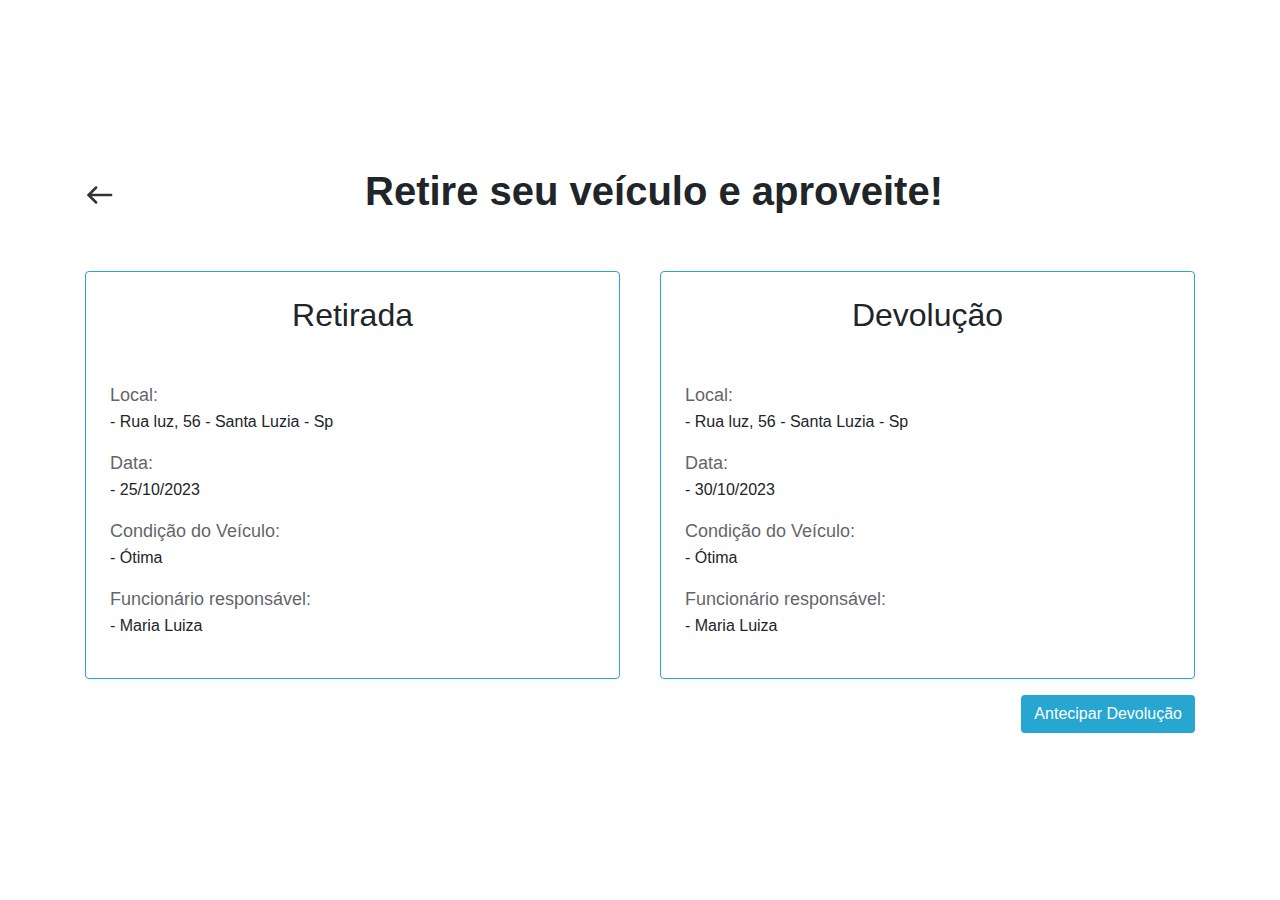
<file: retirada.html>
<!DOCTYPE html>
<html lang="en">
<head>
    <meta charset="UTF-8">
    <meta name="viewport" content="width=device-width, initial-scale=1.0">
    <link rel="stylesheet" href="https://maxcdn.bootstrapcdn.com/bootstrap/4.5.2/css/bootstrap.min.css">
    <script src="https://ajax.googleapis.com/ajax/libs/jquery/3.5.1/jquery.min.js"></script>
    <script src="https://cdnjs.cloudflare.com/ajax/libs/popper.js/1.16.0/umd/popper.min.js"></script>
    <script src="https://maxcdn.bootstrapcdn.com/bootstrap/4.5.2/js/bootstrap.min.js"></script>
    <title>Modal Bootstrap</title>
</head>
<body>

<section id="retirada" style="height: 100vh;" class="container d-flex flex-column justify-content-center">
    <div class="mb-5 d-flex align-items-center text-center">
        <a href="home.html">
            <svg width="30" height="30" viewBox="0 0 48 48" fill="none" xmlns="http://www.w3.org/2000/svg"><path d="M5.79889 24H41.7989" stroke="#333" stroke-width="4" stroke-linecap="round" stroke-linejoin="round"/><path d="M17.7988 36L5.79883 24L17.7988 12" stroke="#333" stroke-width="4" stroke-linecap="round" stroke-linejoin="round"/></svg> 
        </a>
        <h1 style="font-weight: 700; margin-left: 250px;">Retire seu veículo e aproveite!</h1>
    </div>
    <div class="d-flex w-100" style="gap: 40px;">
        <div class="p-4 rounded w-50" style="border: 1px solid #26A6D1;">
            <h2 class="d-flex align-items-center justify-content-center">Retirada</h2>
            <div class="mt-5">
                <span>
                    <p style="opacity: 70%; font-size: 18px;">Local: </p>
                    <p style="font-size: 16px; font-weight: 500; margin-top: -15px;">- Rua luz, 56 - Santa Luzia - Sp</p>
                </span>
        
                <span>
                    <p style="opacity: 70%; font-size: 18px;">Data: </p>
                    <p style="font-size: 16px; font-weight: 500; margin-top: -15px;">- 25/10/2023</p>
                </span>
        
                <span>
                    <p style="opacity: 70%; font-size: 18px;">Condição do Veículo: </p>
                    <p style="font-size: 16px; font-weight: 500; margin-top: -15px;">- Ótima</p>
                </span>
        
                <span>
                    <p style="opacity: 70%; font-size: 18px;">Funcionário responsável: </p>
                    <p style="font-size: 16px; font-weight: 500; margin-top: -15px;">- Maria Luiza</p>
                </span>
            </div>
        </div>

        <div class="p-4 rounded w-50"  style="border: 1px solid #26A6D1;">
            <h2 class="d-flex align-items-center justify-content-center">Devolução</h2>
            <div class="mt-5">
                <span>
                    <p style="opacity: 70%; font-size: 18px;">Local: </p>
                    <p style="font-size: 16px; font-weight: 500; margin-top: -15px;">- Rua luz, 56 - Santa Luzia - Sp</p>
                </span>
        
                <span>
                    <p style="opacity: 70%; font-size: 18px;">Data: </p>
                    <p style="font-size: 16px; font-weight: 500; margin-top: -15px;">- 30/10/2023</p>
                </span>
        
                <span>
                    <p style="opacity: 70%; font-size: 18px;">Condição do Veículo: </p>
                    <p style="font-size: 16px; font-weight: 500; margin-top: -15px;">- Ótima</p>
                </span>
        
                <span>
                    <p style="opacity: 70%; font-size: 18px;">Funcionário responsável: </p>
                    <p style="font-size: 16px; font-weight: 500; margin-top: -15px;">- Maria Luiza</p>
                </span>
            </div>
        </div>
    </div>

    <a href="#devolucao" class="d-flex align-items-center justify-content-end mt-3" data-toggle="modal" data-target="#devolucaoModal">
        <button id="botaoAbrir" type="button" class="btn" style="background: #26A6D1; color: #fff;">Antecipar Devolução</button>
      </a>
    
</section>

<!-- Modal de Devolução -->
 <!-- Modal de Antecipação de Devolução -->
<section class="d-flex align-items-center justify-content-center">
    <div class="modal fade" id="devolucaoModal" tabindex="-1" role="dialog" aria-labelledby="devolucaoModalLabel" aria-hidden="true">
        <div class="modal-dialog" role="document">
          <div class="modal-content">
            <div class="modal-header">
              <h5 class="modal-title" id="devolucaoModalLabel">Antecipar Devolução</h5>
              <button type="button" class="close" data-dismiss="modal" aria-label="Close">
                <span aria-hidden="true">&times;</span>
              </button>
            </div>
            <div class="modal-body">
              <!-- Formulário no modal -->
              <form>
                <div class="form-group">
                  <label for="motivo">Motivo da Antecipação:</label>
                  <input type="text" class="form-control" id="motivo" placeholder="Informe o motivo">
                </div>
                <div class="form-group">
                  <label for="dataAntecipacao">Data da Antecipação:</label>
                  <input type="date" class="form-control" id="dataAntecipacao">
                </div>
              </form>
            </div>
            <div class="modal-footer">
              <button type="button" class="btn btn-secondary" data-dismiss="modal">Cancelar</button>
              <button type="button" class="btn btn-primary" onclick="confirmarAntecipacao()">Confirmar Antecipação</button>
            </div>
          </div>
        </div>
      </div>
</section>

  <script>
    function confirmarAntecipacao() {
  // Aqui você pode adicionar a lógica desejada ao clicar em "Confirmar Antecipação"
  alert("Devolução antecipada com sucesso!"); // Exemplo de alerta, substitua por sua lógica real
  // Você pode adicionar código aqui para processar o formulário ou realizar outras ações necessárias
  // Feche o modal se necessário
  $('#devolucaoModal').modal('hide');
}

  </script>
</body>
</html>
</file>
